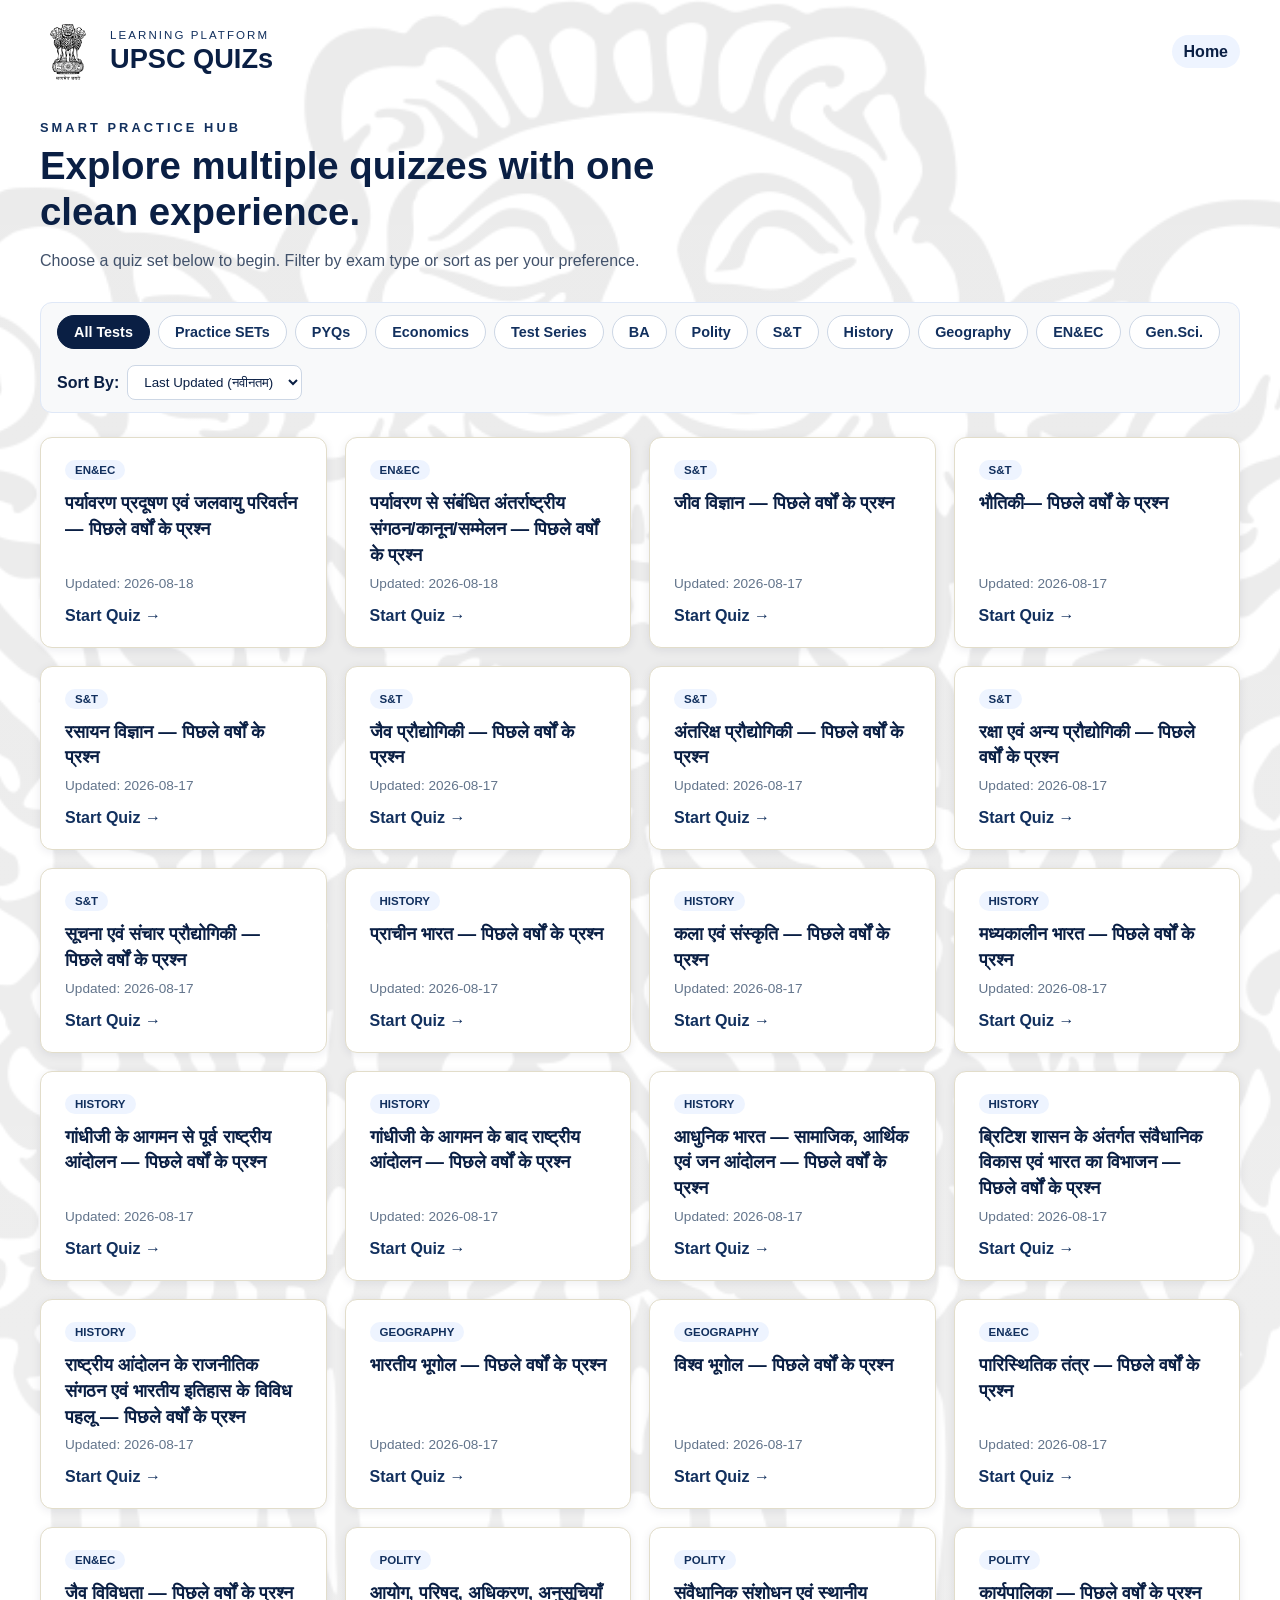
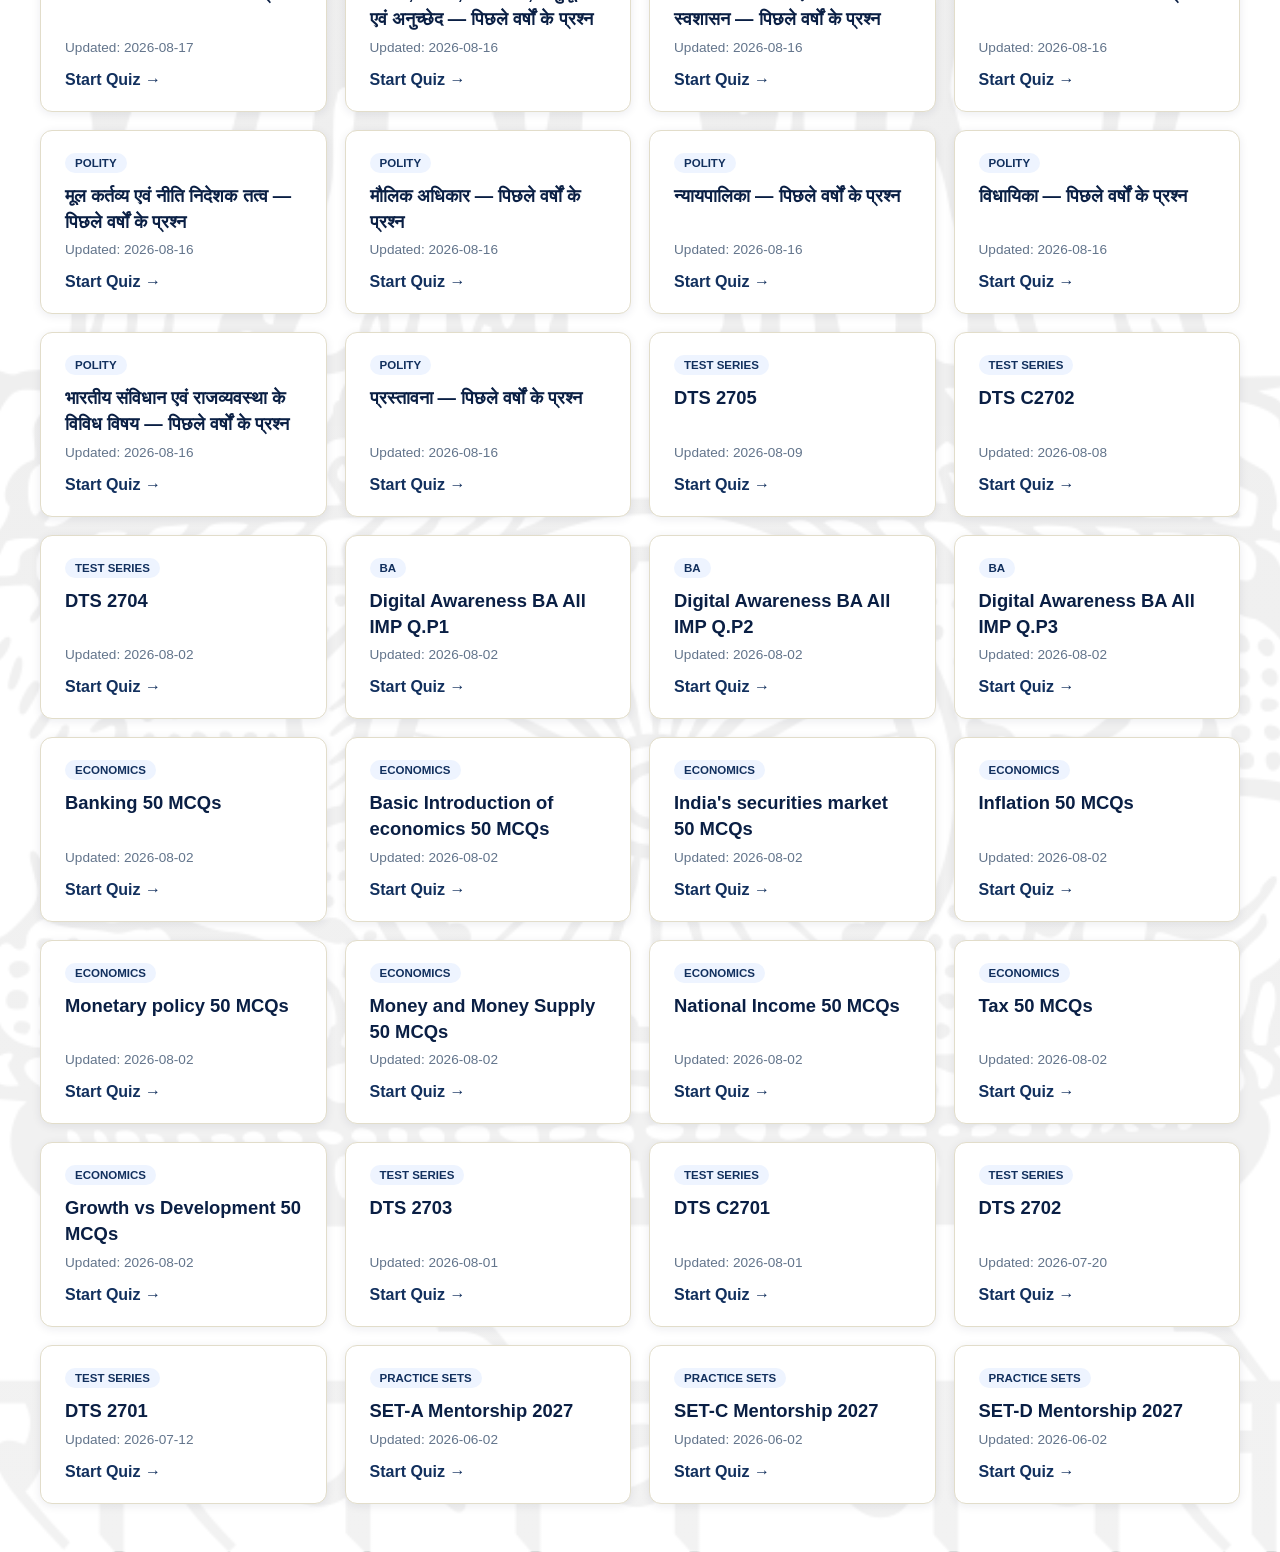
<file: index.html>
<!DOCTYPE html>
<html lang="hi">
<head>
  <meta charset="UTF-8">
  <meta name="viewport" content="width=device-width, initial-scale=1.0">
  <title>UPSC QUIZs | Home</title>
  <link rel="stylesheet" href="style.css">
</head>
<body class="home-page">
  <div class="hero-shell">
    <header class="hero-header">
      <div class="brand-block">
        <img src="ashoka.jpg" alt="Ashoka Logo" class="brand-logo">
        <div>
          <p class="brand-kicker">Learning Platform</p>
          <h1>UPSC QUIZs</h1>
        </div>
      </div>
      <nav class="hero-nav">
        <a href="index.html">Home</a>
      </nav>
    </header>

    <main class="hero-content">
      <section class="hero-copy">
        <p class="section-label">Smart Practice Hub</p>
        <h2>Explore multiple quizzes with one clean experience.</h2>
        <p class="hero-text">Choose a quiz set below to begin. Filter by exam type or sort as per your preference.</p>
      </section>

      <div class="controls-wrapper">
        <div class="filter-tabs" id="filterTabs">
          <button class="tab-btn active" onclick="handleFilter('All', event)">All Tests</button>
          <button class="tab-btn" onclick="handleFilter('Practice SETs', event)">Practice SETs</button>
          <button class="tab-btn" onclick="handleFilter('PYQ', event)">PYQs</button>
          <button class="tab-btn" onclick="handleFilter('Economics', event)">Economics</button>
          <button class="tab-btn" onclick="handleFilter('Test Series', event)">Test Series</button>
          <button class="tab-btn" onclick="handleFilter('BA', event)">BA</button>
          <button class="tab-btn" onclick="handleFilter('Polity', event)">Polity</button>
          <button class="tab-btn" onclick="handleFilter('S&T', event)">S&T</button>
          <button class="tab-btn" onclick="handleFilter('History', event)">History</button>
          <button class="tab-btn" onclick="handleFilter('Geography', event)">Geography</button>
          <button class="tab-btn" onclick="handleFilter('EN&EC', event)">EN&EC</button>
          <button class="tab-btn" onclick="handleFilter('Gen.Sci.', event)">Gen.Sci.</button>
        </div>
        
        <div class="sort-box">
          <label for="quizSort">Sort By: </label>
          <select id="quizSort" onchange="handleSort(this.value)">
            <option value="latest">Last Updated (नवीनतम)</option>
            <option value="az">Alphabetical (A - Z)</option>
            <option value="za">Alphabetical (Z - A)</option>
          </select>
        </div>
      </div>

      <section class="quiz-grid" id="quizGrid"></section>
    </main>
  </div>

  <script>
    // Cleaned quizzes array - removed truncated entries and placeholders
   const quizzes = [
  // Test Series (Numbered)
  { name: 'DTS 2701', file: '101.json', link: 'quiz.html?quiz=101.json', category: 'Test Series', lastUpdated: '2026-07-12' },
  { name: 'DTS 2702', file: '102.json', link: 'quiz.html?quiz=102.json', category: 'Test Series', lastUpdated: '2026-07-20' },
  { name: 'DTS 2703', file: '103.json', link: 'quiz.html?quiz=103.json', category: 'Test Series', lastUpdated: '2026-08-01' },
  { name: 'DTS 2704', file: '104.json', link: 'quiz.html?quiz=104.json', category: 'Test Series', lastUpdated: '2026-08-02' },
  { name: 'DTS 2705', file: '109.json', link: 'quiz.html?quiz=109.json', category: 'Test Series', lastUpdated: '2026-08-09' },
  { name: 'DTS C2701', file: '108.json', link: 'quiz.html?quiz=108.json', category: 'Test Series', lastUpdated: '2026-08-01' },
  { name: 'DTS C2702', file: '110.json', link: 'quiz.html?quiz=110.json', category: 'Test Series', lastUpdated: '2026-08-08' },

  // PYQ
{ name: 'आयोग, परिषद, अधिकरण, अनुसूचियाँ एवं अनुच्छेद — पिछले वर्षों के प्रश्न', file: 'CommissionsCouncilsTribunalsSchedulesArticles.json', link: 'quiz.html?quiz=CommissionsCouncilsTribunalsSchedulesArticles.json', category: 'Polity', lastUpdated: '2026-08-16' },
{ name: 'संवैधानिक संशोधन एवं स्थानीय स्वशासन — पिछले वर्षों के प्रश्न', file: 'ConstitutionalAmendmentsLocalSelfGovernment.json', link: 'quiz.html?quiz=ConstitutionalAmendmentsLocalSelfGovernment.json', category: 'Polity', lastUpdated: '2026-08-16' },
{ name: 'कार्यपालिका — पिछले वर्षों के प्रश्न', file: 'Executive.json', link: 'quiz.html?quiz=Executive.json', category: 'Polity', lastUpdated: '2026-08-16' },
{ name: 'मूल कर्तव्य एवं नीति निदेशक तत्व — पिछले वर्षों के प्रश्न', file: 'FundamentaldutiesDPSP.json', link: 'quiz.html?quiz=FundamentaldutiesDPSP.json', category: 'Polity', lastUpdated: '2026-08-16' },
{ name: 'मौलिक अधिकार — पिछले वर्षों के प्रश्न', file: 'Fundamentalrights.json', link: 'quiz.html?quiz=Fundamentalrights.json', category: 'Polity', lastUpdated: '2026-08-16' },
{ name: 'न्यायपालिका — पिछले वर्षों के प्रश्न', file: 'Judiciary.json', link: 'quiz.html?quiz=Judiciary.json', category: 'Polity', lastUpdated: '2026-08-16' },
{ name: 'विधायिका — पिछले वर्षों के प्रश्न', file: 'Legislature.json', link: 'quiz.html?quiz=Legislature.json', category: 'Polity', lastUpdated: '2026-08-16' },
{ name: 'भारतीय संविधान एवं राजव्यवस्था के विविध विषय — पिछले वर्षों के प्रश्न', file: 'MiscellaneousTopicsofIndianConstitutionandPolity.json', link: 'quiz.html?quiz=MiscellaneousTopicsofIndianConstitutionandPolity.json', category: 'Polity', lastUpdated: '2026-08-16' },
{ name: 'प्रस्तावना — पिछले वर्षों के प्रश्न', file: 'Preamble.json', link: 'quiz.html?quiz=Preamble.json', category: 'Polity', lastUpdated: '2026-08-16' },

{ name: 'जीव विज्ञान — पिछले वर्षों के प्रश्न', file: 'Biology.json', link: 'quiz.html?quiz=Biology.json', category: 'S&T', lastUpdated: '2026-08-17' },
{ name: 'भौतिकी— पिछले वर्षों के प्रश्न', file: 'physics.json', link: 'quiz.html?quiz=physics.json', category: 'S&T', lastUpdated: '2026-08-17' },
{ name: 'रसायन विज्ञान — पिछले वर्षों के प्रश्न', file: 'Chemistry.json', link: 'quiz.html?quiz=Chemistry.json', category: 'S&T', lastUpdated: '2026-08-17' },

{ name: 'जैव प्रौद्योगिकी — पिछले वर्षों के प्रश्न', file: 'Biotechnology.json', link: 'quiz.html?quiz=Biotechnology.json', category: 'S&T', lastUpdated: '2026-08-17' },
{ name: 'अंतरिक्ष प्रौद्योगिकी — पिछले वर्षों के प्रश्न', file: 'Space Technology.json', link: 'quiz.html?quiz=SpaceTechnology.json', category: 'S&T', lastUpdated: '2026-08-17' },
{ name: 'रक्षा एवं अन्य प्रौद्योगिकी — पिछले वर्षों के प्रश्न', file: 'Defence Tech&other Tech.json', link: 'quiz.html?quiz=DefenceTech%26otherTech.json', category: 'S&T', lastUpdated: '2026-08-17' },
{ name: 'सूचना एवं संचार प्रौद्योगिकी — पिछले वर्षों के प्रश्न', file: 'InformationAndCommunicationTech.json', link: 'quiz.html?quiz=InformationAndComunicationTech.json', category: 'S&T', lastUpdated: '2026-08-17' },

{ name: 'प्राचीन भारत — पिछले वर्षों के प्रश्न', file: 'Ancient India.json', link: 'quiz.html?quiz=AncientIndia.json', category: 'History', lastUpdated: '2026-08-17' },
{ name: 'कला एवं संस्कृति — पिछले वर्षों के प्रश्न', file: 'Art and Culture.json', link: 'quiz.html?quiz=ArtandCulture.json', category: 'History', lastUpdated: '2026-08-17' },
{ name: 'मध्यकालीन भारत — पिछले वर्षों के प्रश्न', file: 'Medieval India.json', link: 'quiz.html?quiz=MedievalIndia.json', category: 'History', lastUpdated: '2026-08-17' },
{ name: 'गांधीजी के आगमन से पूर्व राष्ट्रीय आंदोलन — पिछले वर्षों के प्रश्न', file: 'National Movement before the Arrival of Gandhiji.json', link: 'quiz.html?quiz=NationalMovementbeforetheArrivalofGandhiji.json', category: 'History', lastUpdated: '2026-08-17' },
{ name: 'गांधीजी के आगमन के बाद राष्ट्रीय आंदोलन — पिछले वर्षों के प्रश्न', file: 'National Movement after the Arrival of Gandhiji.json', link: 'quiz.html?quiz=NationalMovementaftertheArrivalofGandhiji.json', category: 'History', lastUpdated: '2026-08-17' },
{ name: 'आधुनिक भारत — सामाजिक, आर्थिक एवं जन आंदोलन — पिछले वर्षों के प्रश्न', file: 'आधुनिक भारत सामाजिक आर्थिक एवं जन आंदोलन.json', link: 'quiz.html?quiz=' + encodeURIComponent('आधुनिक भारत सामाजिक आर्थिक एवं जन आंदोलन.json'), category: 'History', lastUpdated: '2026-08-17' },
{ name: 'ब्रिटिश शासन के अंतर्गत संवैधानिक विकास एवं भारत का विभाजन — पिछले वर्षों के प्रश्न', file: 'ब्रिटिश शासन के अंतर्गत संवैधानिक विकास और भारत का विभाजन.json', link: 'quiz.html?quiz=' + encodeURIComponent('ब्रिटिश शासन के अंतर्गत संवैधानिक विकास और भारत का विभाजन.json'), category: 'History', lastUpdated: '2026-08-17' },
{ name: 'राष्ट्रीय आंदोलन के राजनीतिक संगठन एवं भारतीय इतिहास के विविध पहलू — पिछले वर्षों के प्रश्न', file: 'राष्ट्रीय आंदोलन के राजनीतिक संगठन भारतीय इतिहास के विविध पहलू.json', link: 'quiz.html?quiz=' + encodeURIComponent('राष्ट्रीय आंदोलन के राजनीतिक संगठन भारतीय इतिहास के विविध पहलू.json'), category: 'History', lastUpdated: '2026-08-17' },

{ name: 'भारतीय भूगोल — पिछले वर्षों के प्रश्न', file: 'Indian Geography.json', link: 'quiz.html?quiz=IndianGeography.json', category: 'Geography', lastUpdated: '2026-08-17' },
{ name: 'विश्व भूगोल — पिछले वर्षों के प्रश्न', file: 'World Geography.json', link: 'quiz.html?quiz=WorldGeography.json', category: 'Geography', lastUpdated: '2026-08-17' },
{ name: 'पारिस्थितिक तंत्र — पिछले वर्षों के प्रश्न', file: 'पारिस्थितिक तंत्र.json', link: 'quiz.html?quiz=' + encodeURIComponent('पारिस्थितिक तंत्र.json'), category: 'EN&EC', lastUpdated: '2026-08-17' },
{ name: 'जैव विविधता — पिछले वर्षों के प्रश्न', file: 'जैव विविधता.json', link: 'quiz.html?quiz=' + encodeURIComponent('जैव विविधता.json'), category: 'EN&EC', lastUpdated: '2026-08-17' },
{ name: 'पर्यावरण प्रदूषण एवं जलवायु परिवर्तन — पिछले वर्षों के प्रश्न', file: 'EnvironmentalPollutionandClimateChange.json', link: 'quiz.html?quiz=EnvironmentalPollutionandClimateChange.json', category: 'EN&EC', lastUpdated: '2026-08-18' },
{ name: 'पर्यावरण से संबंधित अंतर्राष्ट्रीय संगठन/कानून/सम्मेलन — पिछले वर्षों के प्रश्न', file: 'InternationalOrganizationsLawsConventionsrelatedtoEnvironment.json', link: 'quiz.html?quiz=InternationalOrganizationsLawsConventionsrelatedtoEnvironment.json', category: 'EN&EC', lastUpdated: '2026-08-18' },

  // BA Digital Awareness Series
  { name: 'Digital Awareness BA All IMP Q.P1', file: '105.json', link: 'quiz.html?quiz=105.json', category: 'BA', lastUpdated: '2026-08-02' },
  { name: 'Digital Awareness BA All IMP Q.P2', file: '106.json', link: 'quiz.html?quiz=106.json', category: 'BA', lastUpdated: '2026-08-02' },
  { name: 'Digital Awareness BA All IMP Q.P3', file: '107.json', link: 'quiz.html?quiz=107.json', category: 'BA', lastUpdated: '2026-08-02' },

  // Economics MCQs
  { name: 'Banking 50 MCQs', file: 'Banking 50 MCQs.json', link: 'quiz.html?quiz=Banking 50 MCQs.json', category: 'Economics', lastUpdated: '2026-08-02' },
  { name: 'Basic Introduction of economics 50 MCQs', file: 'Basic Introduction of economics 50 MCQs.json', link: 'quiz.html?quiz=Basic Introduction of economics 50 MCQs.json', category: 'Economics', lastUpdated: '2026-08-02' },
  { name: 'India\'s securities market 50 MCQs', file: 'India\'s securities market 50 MCQs.json', link: 'quiz.html?quiz=India\'s securities market 50 MCQs.json', category: 'Economics', lastUpdated: '2026-08-02' },
  { name: 'Inflation 50 MCQs', file: 'Inflation 50 MCQs.json', link: 'quiz.html?quiz=Inflation 50 MCQs.json', category: 'Economics', lastUpdated: '2026-08-02' },
  { name: 'Monetary policy 50 MCQs', file: 'Monetary policy 50 MCQs.json', link: 'quiz.html?quiz=Monetary policy 50 MCQs.json', category: 'Economics', lastUpdated: '2026-08-02' },
  { name: 'Money and Money Supply 50 MCQs', file: 'Money and Money Supply 50 MCQs.json', link: 'quiz.html?quiz=Money and Money Supply 50 MCQs.json', category: 'Economics', lastUpdated: '2026-08-02' },
  { name: 'National Income 50 MCQs', file: 'National Income 50 MCQs.json', link: 'quiz.html?quiz=National Income 50 MCQs.json', category: 'Economics', lastUpdated: '2026-08-02' },
  { name: 'Tax 50 MCQs', file: 'Tax 50 MCQs.json', link: 'quiz.html?quiz=Tax 50 MCQs.json', category: 'Economics', lastUpdated: '2026-08-02' },
  { name: 'Growth vs Development 50 MCQs', file: 'growth vs devlopment 50 MCQs.json', link: 'quiz.html?quiz=growth vs devlopment 50 MCQs.json', category: 'Economics', lastUpdated: '2026-08-02' },

  // Practice SETs
  { name: 'SET-A Mentorship 2027', file: 'SET-A.json', link: 'quiz.html?quiz=SET-A.json', category: 'Practice SETs', lastUpdated: '2026-06-02' },
  { name: 'SET-C Mentorship 2027', file: 'SET-C.json', link: 'quiz.html?quiz=SET-C.json', category: 'Practice SETs', lastUpdated: '2026-06-02' },
  { name: 'SET-D Mentorship 2027', file: 'SET-D.json', link: 'quiz.html?quiz=SET-D.json', category: 'Practice SETs', lastUpdated: '2026-06-02' }
];
    let currentCategory = 'All';
    let currentSortOrder = 'latest';
    const grid = document.getElementById('quizGrid');

    function renderQuizzes() {
      let result = currentCategory === 'All' 
        ? [...quizzes] 
        : quizzes.filter(q => q.category === currentCategory);

      if (currentSortOrder === 'az') {
        result.sort((a, b) => a.name.localeCompare(b.name));
      } else if (currentSortOrder === 'za') {
        result.sort((a, b) => b.name.localeCompare(a.name));
      } else if (currentSortOrder === 'latest') {
        result.sort((a, b) => new Date(b.lastUpdated) - new Date(a.lastUpdated));
      }

      if (result.length === 0) {
        grid.innerHTML = `<p class="no-tests">इस श्रेणी में अभी कोई टेस्ट उपलब्ध नहीं है।</p>`;
        return;
      }

      grid.innerHTML = result.map(q => `
        <a class="quiz-card" href="${q.link}">
          <span class="card-badge">${q.category}</span>
          <h3>${q.name}</h3>
          <p>Updated: ${q.lastUpdated}</p>
          <span>Start Quiz →</span>
        </a>
      `).join('');
    }

    function handleFilter(category, event) {
      currentCategory = category;
      const buttons = document.querySelectorAll('.tab-btn');
      buttons.forEach(btn => btn.classList.remove('active'));
      if (event && event.target) event.target.classList.add('active');
      renderQuizzes();
    }

    function handleSort(order) {
      currentSortOrder = order;
      renderQuizzes();
    }

    renderQuizzes();
  </script>
</body>
</html>
</file>
<file: style.css>
:root {
  --navy: #0a1f44;
  --navy-dark: #061431;
  --navy-light: #12305e;
  --gold: #c9a227;
  --gold-light: #e6c766;
  --cream: #f7f4ea;
  --green: #1e8e3e;
  --red: #c0392b;
  --purple: #6c3483;
  --gray: #9aa3b2;
  --text-dark: #1b1b1b;
  --radius: 8px;
}

* { box-sizing: border-box; }

body {
  margin: 0;
  font-family: "Noto Sans Devanagari", "Noto Sans", "Segoe UI", sans-serif;
  background: var(--cream);
  color: var(--text-dark);
  min-height: 100vh;
  position: relative;
}

body.home-page {
  background: #ffffff;
  color: var(--navy);
}

.hero-shell {
  min-height: 100vh;
  padding: 24px 24px 48px;
  background-image: linear-gradient(rgba(255,255,255,0.92), rgba(255,255,255,0.95)), url('./ashoka.jpg');
  background-size: cover;
  background-position: center;
  background-repeat: no-repeat;
}

.hero-header {
  max-width: 1200px;
  margin: 0 auto 40px;
  display: flex;
  align-items: center;
  justify-content: space-between;
  gap: 16px;
}

.brand-block {
  display: flex;
  align-items: center;
  gap: 14px;
}

.brand-logo {
  width: 56px;
  height: 56px;
  object-fit: contain;
}

.brand-kicker {
  margin: 0;
  font-size: 0.72rem;
  text-transform: uppercase;
  letter-spacing: 0.18em;
  color: var(--navy-light);
}

.brand-block h1 {
  margin: 2px 0 0;
  font-size: 1.7rem;
  font-weight: 800;
}

.hero-nav a {
  color: var(--navy);
  text-decoration: none;
  font-weight: 700;
  padding: 8px 12px;
  border-radius: 999px;
  background: #eef4ff;
}

.hero-content {
  max-width: 1200px;
  margin: 0 auto;
}

.hero-copy {
  max-width: 700px;
  margin-bottom: 28px;
}

.section-label {
  margin: 0 0 8px;
  font-size: 0.8rem;
  letter-spacing: 0.24em;
  text-transform: uppercase;
  color: var(--navy-light);
  font-weight: 700;
}

.hero-copy h2 {
  margin: 0 0 12px;
  font-size: clamp(1.8rem, 3vw, 2.8rem);
  line-height: 1.2;
}

.hero-text {
  margin: 0;
  font-size: 1rem;
  color: #42526b;
  line-height: 1.7;
}

/* फ़िल्टर और सॉर्ट कंट्रोल्स */
.controls-wrapper {
  display: flex;
  justify-content: space-between;
  align-items: center;
  flex-wrap: wrap;
  gap: 16px;
  margin-bottom: 24px;
  background: #f8f9fa;
  padding: 12px 16px;
  border-radius: 12px;
  border: 1px solid #dfe8f7;
}

.filter-tabs {
  display: flex;
  gap: 8px;
  flex-wrap: wrap;
}

.tab-btn {
  background: #fff;
  border: 1px solid #cdd7e5;
  color: var(--navy-light);
  padding: 8px 16px;
  border-radius: 20px;
  font-weight: 600;
  font-size: 0.9rem;
  cursor: pointer;
  transition: all 0.2s ease;
}

.tab-btn:hover {
  background: #eef4ff;
  border-color: var(--navy);
}

.tab-btn.active {
  background: var(--navy);
  color: #fff;
  border-color: var(--navy);
}

.sort-box {
  display: flex;
  align-items: center;
  gap: 8px;
  font-weight: 600;
}

.sort-box select {
  padding: 8px 12px;
  border-radius: var(--radius);
  border: 1px solid #cdd7e5;
  background: #fff;
  font-family: inherit;
  color: var(--navy);
  cursor: pointer;
}

.quiz-grid {
  display: grid;
  grid-template-columns: repeat(auto-fit, minmax(260px, 1fr));
  gap: 18px;
}

.quiz-card {
  display: flex;
  flex-direction: column;
  text-decoration: none;
  background: #fff;
  border: 1px solid #dfe8f7;
  border-radius: 16px;
  padding: 22px;
  box-shadow: 0 6px 18px rgba(10, 31, 68, 0.06);
  color: var(--navy);
  transition: transform 0.2s ease, box-shadow 0.2s ease;
  position: relative;
}

.quiz-card:hover {
  transform: translateY(-2px);
  box-shadow: 0 10px 24px rgba(10, 31, 68, 0.10);
}

.card-badge {
  align-self: flex-start;
  background: #eef4ff;
  color: var(--navy-light);
  font-size: 0.72rem;
  font-weight: 700;
  padding: 4px 10px;
  border-radius: 12px;
  margin-bottom: 10px;
  text-transform: uppercase;
}

.quiz-card h3 {
  margin: 0 0 8px;
  font-size: 1.15rem;
  line-height: 1.4;
}

.quiz-card p {
  margin: 0 0 16px;
  color: #62748b;
  font-size: 0.85rem;
  margin-top: auto;
}

.quiz-card span {
  font-weight: 700;
  color: var(--navy-light);
}

.no-tests {
  text-align: center;
  grid-column: 1 / -1;
  padding: 40px;
  color: #62748b;
  font-style: italic;
}

/* Watermark */
.watermark {
  position: fixed;
  inset: 0;
  display: flex;
  align-items: center;
  justify-content: center;
  pointer-events: none;
  z-index: 0;
  color: var(--navy);
  opacity: 0.05;
}
.watermark img { width: 55vmin; height: auto; object-fit: contain; display: block; }

/* Top bar */
.topbar {
  position: sticky;
  top: 0;
  z-index: 30;
  background: var(--navy);
  color: var(--cream);
  display: flex;
  align-items: center;
  justify-content: space-between;
  padding: 10px 18px;
  border-bottom: 3px solid var(--gold);
  gap: 12px;
}

.topbar-left {
  display: flex;
  align-items: center;
  gap: 6px;
}

.exam-title {
  font-weight: 700;
  font-size: 1.05rem;
  letter-spacing: 0.3px;
  text-align: center;
  flex: 1;
}

/* Language Switcher */
.lang-switch-btn {
  background: var(--navy-light);
  color: #fff;
  border: 1px solid var(--gold);
  padding: 6px 12px;
  border-radius: 4px;
  font-weight: 700;
  cursor: pointer;
  font-size: 0.8rem;
  transition: all 0.2s ease;
}
.lang-switch-btn:hover {
  background: var(--gold);
  color: var(--navy-dark);
}

body.show-hi .lang-en { display: none !important; }
body.show-en .lang-hi { display: none !important; }

.icon-btn {
  background: none;
  border: none;
  color: var(--cream);
  font-size: 1.4rem;
  cursor: pointer;
  padding: 4px 10px;
  border-radius: var(--radius);
  transition: background 0.2s ease;
}
.icon-btn:hover { background: rgba(255,255,255,0.12); }

.hamburger {
  font-size: 1.6rem;
  font-weight: 700;
}

.timer-box {
  display: flex;
  flex-direction: column;
  align-items: flex-end;
  min-width: 130px;
}
.timer-label { font-size: 0.65rem; color: var(--gold-light); }
#timerDisplay { font-weight: 700; font-size: 1.1rem; font-variant-numeric: tabular-nums; }

/* Sidebar */
.sidebar {
  position: fixed;
  top: 0; left: -340px;
  width: 330px;
  height: 100%;
  background: #fff;
  border-right: 3px solid var(--gold);
  z-index: 50;
  transition: left 0.25s ease;
  display: flex;
  flex-direction: column;
  padding: 16px;
  overflow-y: auto;
}
.sidebar.open { left: 0; }
.sidebar-header {
  display: flex; justify-content: space-between; align-items: center;
  border-bottom: 2px solid var(--navy); padding-bottom: 8px; margin-bottom: 10px;
}
.sidebar-header h3 { margin: 0; color: var(--navy); font-size: 1rem; }
.sidebar-header .icon-btn { color: var(--navy); }

.sidebar-tabs {
  display: flex;
  gap: 4px;
  margin-bottom: 12px;
  border-bottom: 1px solid #e2ddca;
  padding-bottom: 6px;
}
.side-tab {
  flex: 1;
  background: #f4f1e6;
  border: none;
  padding: 8px;
  font-weight: 700;
  font-size: 0.8rem;
  cursor: pointer;
  color: var(--navy-light);
  border-radius: 4px;
}
.side-tab.active {
  background: var(--navy);
  color: #fff;
}

.legend { font-size: 0.72rem; display: grid; gap: 6px; margin-bottom: 12px; }
.legend div { display: flex; align-items: center; gap: 6px; }
.dot { width: 14px; height: 14px; border-radius: 50%; display: inline-block; border: 1px solid #0002; }
.dot.not-visited { background: var(--gray); }
.dot.not-answered { background: var(--red); }
.dot.answered { background: var(--green); }
.dot.flagged { background: var(--purple); }
.dot.flagged-answered { background: var(--purple); box-shadow: inset 0 0 0 3px var(--green); }

.palette-grid {
  display: grid;
  grid-template-columns: repeat(5, 1fr);
  gap: 6px;
  margin-bottom: 14px;
}
.palette-cell {
  aspect-ratio: 1;
  border: none;
  border-radius: 5px;
  color: #fff;
  font-size: 0.75rem;
  font-weight: 600;
  cursor: pointer;
  background: var(--gray);
  position: relative;
}
.palette-cell.not-answered { background: var(--red); }
.palette-cell.answered { background: var(--green); }
.palette-cell.flagged { background: var(--purple); }
.palette-cell.flagged-answered { background: var(--purple); box-shadow: inset 0 0 0 3px var(--green); }
.palette-cell.current { outline: 3px solid var(--navy); outline-offset: 1px; }

/* OMR Sheet Mode Layout */
.omr-sheet-container {
  display: flex;
  flex-direction: column;
  gap: 8px;
  max-height: 400px;
  overflow-y: auto;
  padding-right: 4px;
}
.omr-row {
  display: flex;
  align-items: center;
  justify-content: space-between;
  padding: 6px 8px;
  background: #f9f9f9;
  border-radius: 4px;
  border: 1px solid #eee;
}
.omr-row.current {
  background: #fffde6;
  border-color: var(--gold);
}
.omr-q-num {
  font-weight: 700;
  font-size: 0.85rem;
  min-width: 40px;
  color: var(--navy);
}
.omr-bubbles {
  display: flex;
  gap: 8px;
}
.omr-bubble {
  width: 26px;
  height: 26px;
  border-radius: 50%;
  border: 2px solid var(--navy-light);
  display: flex;
  align-items: center;
  justify-content: center;
  font-size: 0.7rem;
  font-weight: 700;
  cursor: pointer;
  user-select: none;
  background: #fff;
  color: var(--navy-light);
  transition: all 0.15s ease;
}
.omr-bubble:hover {
  background: #eef1f8;
}
.omr-bubble.filled {
  background: var(--navy-dark);
  color: #fff;
  border-color: var(--navy-dark);
}

.sidebar-footer { margin-top: auto; padding-top: 10px; }
.sidebar-overlay {
  position: fixed; inset: 0; background: rgba(0,0,0,0.35);
  z-index: 40; display: none;
}
.sidebar-overlay.show { display: block; }

/* Buttons */
.btn {
  border: none;
  border-radius: var(--radius);
  padding: 10px 16px;
  font-size: 0.9rem;
  font-weight: 600;
  cursor: pointer;
  font-family: inherit;
}
.btn-navy { background: var(--navy); color: #fff; }
.btn-navy:hover { background: var(--navy-light); }
.btn-gold { background: var(--gold); color: var(--navy-dark); }
.btn-gold:hover { background: var(--gold-light); }
.btn-outline { background: #fff; color: var(--navy); border: 2px solid var(--navy); }
.btn-outline:hover { background: #eef1f7; }
.btn-block { width: 100%; }
.btn:disabled { opacity: 0.45; cursor: not-allowed; }

/* Quiz view */
.quiz-view {
  position: relative;
  z-index: 1;
  max-width: 820px;
  margin: 24px auto;
  padding: 0 16px 40px;
}
.quiz-card {
  background: #fff;
  border-radius: 12px;
  border: 1px solid #e2ddca;
  box-shadow: 0 2px 10px rgba(10,31,68,0.08);
  padding: 22px 24px;
}
.q-meta { display: flex; align-items: center; gap: 10px; margin-bottom: 14px; flex-wrap: wrap; }
.tag {
  background: var(--navy); color: #ffeb3b; font-size: 0.75rem;
  padding: 4px 10px; border-radius: 20px; font-weight: 600;
}
.tag-gold { background: var(--gold); color: var(--navy-dark); }
.btn-flag { margin-left: auto; font-size: 0.78rem; padding: 6px 12px; }

.passage-block, .statements-block {
  background: #f4f1e6;
  border-left: 4px solid var(--gold);
  padding: 12px 14px;
  border-radius: 6px;
  margin-bottom: 16px;
}
.passage-hi { margin: 0 0 6px; line-height: 1.6; }
.passage-en { margin: 0; font-size: 0.82rem; color: #555; font-style: italic; line-height: 1.5; }
.statements-block ol { margin: 0; padding-left: 20px; }
.statements-block li { margin-bottom: 8px; }
.stmt-en { display: block; font-size: 0.78rem; color: #666; font-style: italic; }

.question-block { margin-bottom: 18px; }
.question-hi { font-size: 1.12rem; font-weight: 600; line-height: 1.6; margin: 0 0 4px; color: var(--navy-dark); }
.question-en { font-size: 0.82rem; color: #666; font-style: italic; margin: 0; }

.options-block { display: flex; flex-direction: column; gap: 10px; }
.option {
  display: flex;
  align-items: flex-start;
  gap: 10px;
  border: 2px solid #dcd8c8;
  border-radius: var(--radius);
  padding: 10px 12px;
  cursor: pointer;
  transition: border-color 0.15s, background 0.15s;
}
.option:hover { border-color: var(--gold); }
.option.selected { border-color: var(--navy); background: #eef1f8; }
.option input { margin-top: 3px; accent-color: var(--navy); }
.opt-text-hi { font-size: 0.98rem; }
.opt-text-en { font-size: 0.78rem; color: #666; font-style: italic; display: block; }

.nav-buttons {
  max-width: 820px;
  margin: 16px auto 0;
  padding: 0 16px;
  display: flex;
  justify-content: space-between;
  gap: 10px;
  flex-wrap: wrap;
}

/* Dashboard */
.dashboard-view {
  position: relative;
  z-index: 1;
  max-width: 1100px;
  margin: 0 auto;
  padding: 24px 16px 60px;
}
.dash-title { color: var(--navy); text-align: center; margin-bottom: 20px; }

.scorecard-grid {
  display: grid;
  grid-template-columns: repeat(auto-fit, minmax(150px, 1fr));
  gap: 12px;
  margin-bottom: 26px;
}
.score-tile {
  background: var(--navy);
  color: #fff;
  border-radius: 10px;
  padding: 14px;
  text-align: center;
  border-bottom: 4px solid var(--gold);
}
.score-tile .val { font-size: 1.5rem; font-weight: 700; color: var(--gold-light); }
.score-tile .lbl { font-size: 0.72rem; margin-top: 4px; opacity: 0.9; }

.charts-grid {
  display: grid;
  grid-template-columns: repeat(auto-fit, minmax(340px, 1fr));
  gap: 18px;
  margin-bottom: 22px;
}
.chart-card {
  background: #fff;
  border: 1px solid #e2ddca;
  border-radius: 10px;
  padding: 16px;
  box-shadow: 0 2px 8px rgba(10,31,68,0.06);
}
.chart-card-clickable { cursor: pointer; }
.chart-card h3 { margin: 0 0 10px; font-size: 0.92rem; color: var(--navy-dark); }
.chart-canvas {
  min-height: 320px;
  display: flex;
  align-items: center;
  justify-content: center;
  overflow: hidden;
}
.chart-canvas svg {
  width: 100%;
  height: 320px;
  display: block;
  overflow: visible;
}
.chart-detail-list { margin-top: 10px; padding: 10px; border-radius: 8px; background: #f7f4ea; border: 1px solid #e2ddca; font-size: 0.8rem; max-height: 220px; overflow: auto; }
.time-list-title { font-weight: 700; color: var(--navy); margin-bottom: 6px; }
.time-list-item { display: flex; justify-content: space-between; gap: 8px; padding: 4px 0; border-bottom: 1px solid #e8e2cc; }
.time-list-item:last-child { border-bottom: none; }
.detail-view { position: fixed; inset: 0; background: rgba(6,20,49,0.78); z-index: 80; display: flex; align-items: center; justify-content: center; padding: 12px; }
.detail-view-card {
  width: min(100vw - 16px, 100%);
  height: min(100vh - 16px, 100%);
  max-width: none;
  max-height: none;
  overflow: auto;
  background: #fff;
  border-radius: 14px;
  padding: 18px 20px 22px;
  box-shadow: 0 12px 35px rgba(0,0,0,0.25);
  display: flex;
  flex-direction: column;
}
.detail-view-header { display: flex; justify-content: space-between; align-items: center; gap: 10px; margin-bottom: 14px; }
.detail-view-header h3 { margin: 0; color: var(--navy); }
.detail-view .chart-canvas {
  flex: 1;
  min-height: 0;
  width: 100%;
}
.detail-view .chart-canvas svg {
  height: min(70vh, 620px);
  min-height: 420px;
}
#timeDetailList {
  flex: 1;
  max-height: none;
  overflow: auto;
  margin-top: 14px;
}
.heatmap-card { margin-bottom: 22px; }

.heatmap-grid { display: flex; flex-wrap: wrap; gap: 8px; }
.heat-cell {
  min-width: 130px;
  padding: 10px;
  border-radius: 6px;
  color: #fff;
  font-size: 0.78rem;
}
.heat-cell .h-topic { font-weight: 700; display: block; margin-bottom: 4px; }

.insights-grid {
  display: grid;
  grid-template-columns: repeat(auto-fit, minmax(320px, 1fr));
  gap: 16px;
  margin-bottom: 28px;
}
.insight-card {
  background: #fff;
  border: 1px solid #e2ddca;
  border-left: 4px solid var(--gold);
  border-radius: 10px;
  padding: 16px;
}
.insight-card h3 { margin-top: 0; font-size: 0.92rem; color: var(--navy-dark); }
.insight-card ul { margin: 6px 0; padding-left: 20px; font-size: 0.85rem; }
.two-col { display: grid; grid-template-columns: 1fr 1fr; gap: 10px; font-size: 0.85rem; }
.mini-table { width: 100%; border-collapse: collapse; font-size: 0.82rem; }
.mini-table th, .mini-table td { border: 1px solid #e2ddca; padding: 6px 8px; text-align: left; }
.mini-table th { background: var(--navy); color: #fff; }

.answer-sheet { margin-bottom: 26px; }
.answer-sheet h2 { color: var(--navy); }
.ans-item {
  background: #fff;
  border: 1px solid #e2ddca;
  border-radius: 10px;
  padding: 14px 16px;
  margin-bottom: 10px;
}
.ans-item .ans-status { font-size: 0.72rem; font-weight: 700; padding: 2px 8px; border-radius: 12px; color: #fff; }
.ans-status.correct { background: var(--green); }
.ans-status.incorrect { background: var(--red); }
.ans-status.skipped { background: var(--gray); }
.ans-q-hi { font-weight: 600; margin: 6px 0 2px; }
.ans-q-en { font-size: 0.8rem; color: #666; font-style: italic; margin: 0 0 8px; }
.ans-row { font-size: 0.85rem; margin: 3px 0; }
.ans-explain { background: #f4f1e6; border-left: 3px solid var(--gold); padding: 8px 10px; margin-top: 8px; font-size: 0.85rem; border-radius: 4px; }

@media (max-width: 640px) {
  .exam-title { font-size: 0.85rem; }
  .timer-box { min-width: 90px; }
  #timerDisplay { font-size: 0.9rem; }
  .quiz-card { padding: 16px; }
  .two-col { grid-template-columns: 1fr; }
  .controls-wrapper { flex-direction: column; align-items: stretch; }
  .sort-box { justify-content: space-between; }
}
</file>
